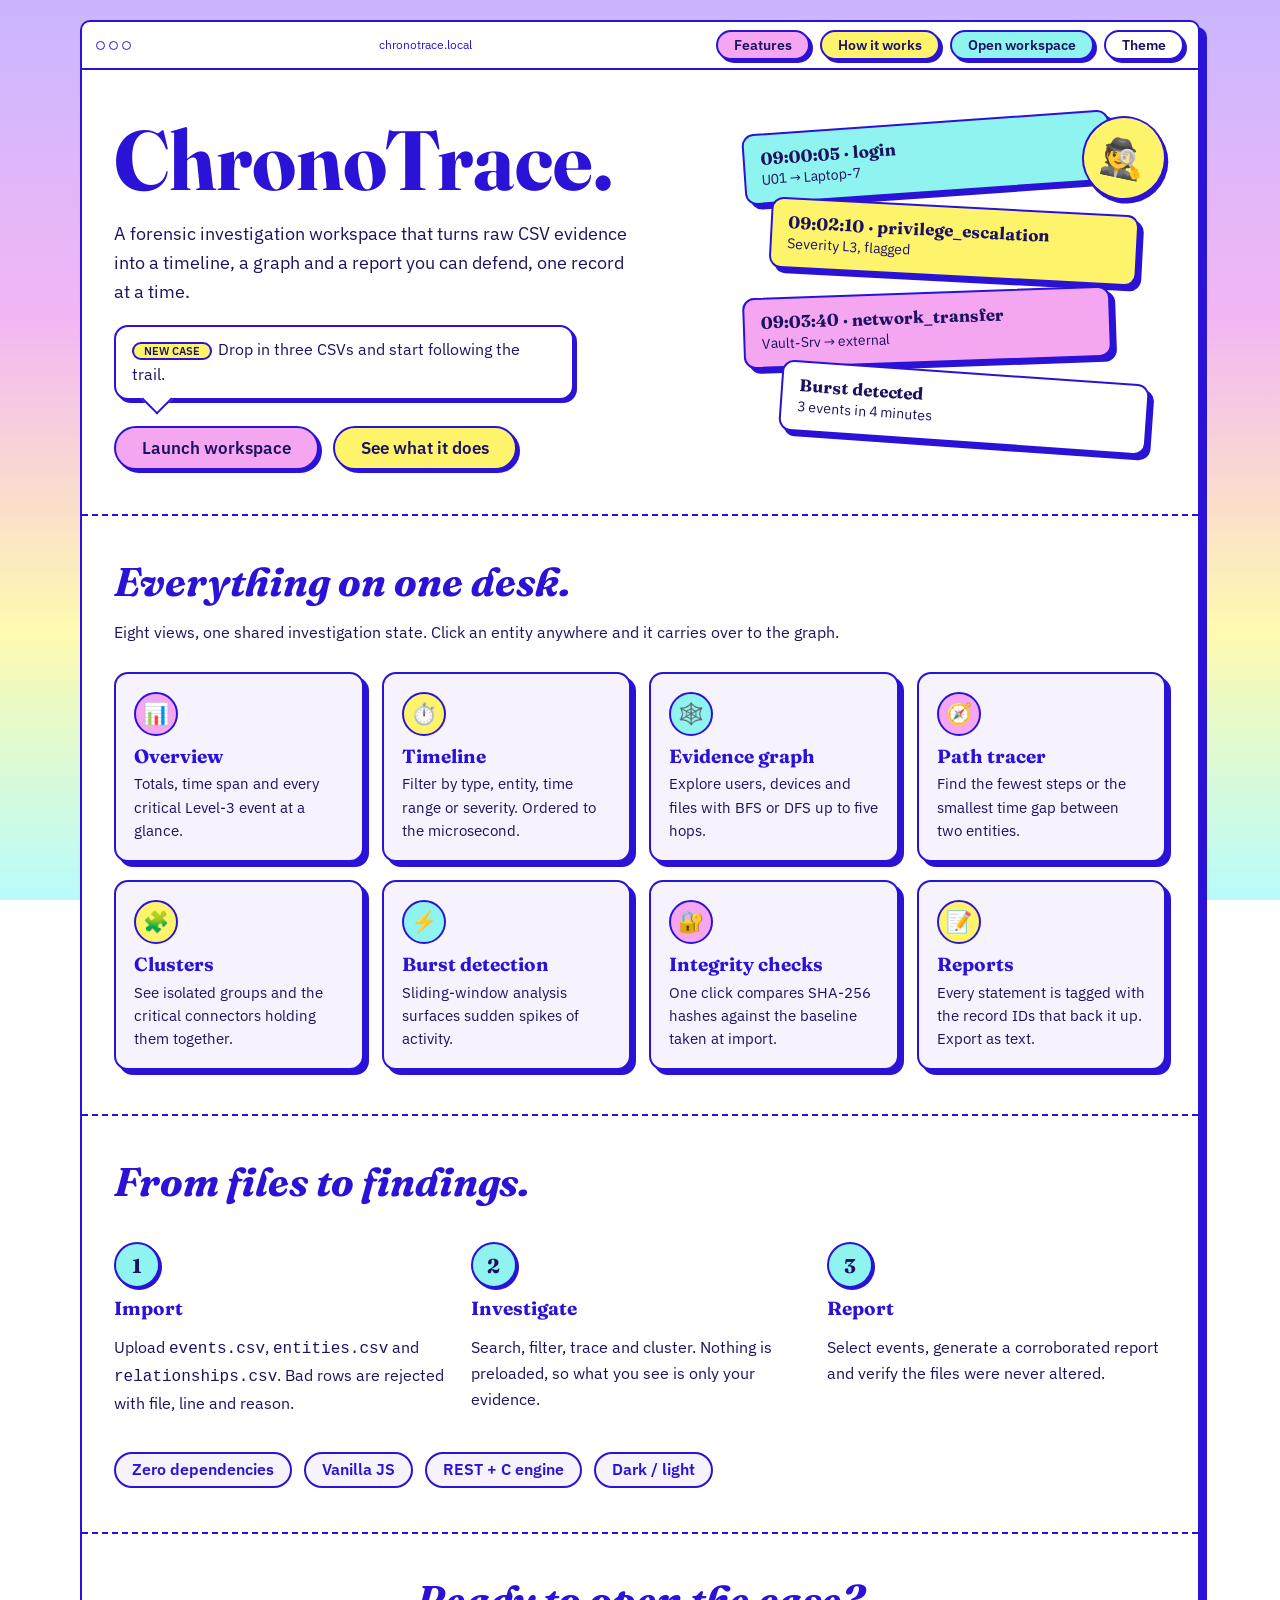
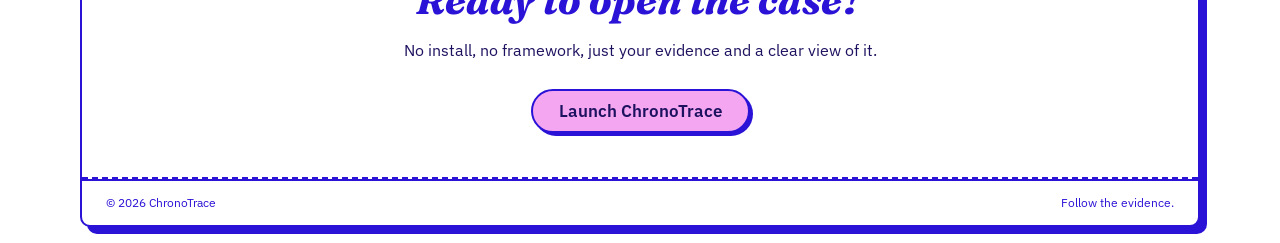
<file: frontend/landing.html>
<!DOCTYPE html>
<html lang="en"><head><meta charset="utf-8">
<meta name="viewport" content="width=device-width, initial-scale=1, viewport-fit=cover">
<title>ChronoTrace — follow the evidence</title>
<link href="https://fonts.googleapis.com/css2?family=Fraunces:ital,opsz,wght@0,9..144,500;0,9..144,700;1,9..144,700&family=IBM+Plex+Sans:wght@400;500;600&display=swap" rel="stylesheet">
<style>
:root{--ink:#2a12d6;--paper:#fff;--soft:#f6f3ff;--txt:#1d1260;--pk:#f4a6f0;--yl:#fdf46b;--cy:#8ff3f0;--g1:#c9b6ff;--g2:#f3b6f5;--g3:#fffab0;--g4:#b8fbfb;box-sizing:border-box;padding-top:env(safe-area-inset-top,0px);padding-bottom:env(safe-area-inset-bottom,0px)}
@media (prefers-color-scheme:dark){:root:not([data-theme=light]){--ink:#a99bff;--paper:#1b1546;--soft:#261d5e;--txt:#ece8ff;--g1:#2a1b78;--g2:#4a1f6e;--g3:#3b2f66;--g4:#143e5c}}
:root[data-theme=dark]{--ink:#a99bff;--paper:#1b1546;--soft:#261d5e;--txt:#ece8ff;--g1:#2a1b78;--g2:#4a1f6e;--g3:#3b2f66;--g4:#143e5c}
*{box-sizing:border-box}html{scroll-behavior:smooth;scroll-padding-top:env(safe-area-inset-top,0px)}
body{margin:0;font:16px/1.6 'IBM Plex Sans',sans-serif;color:var(--txt);background:linear-gradient(180deg,var(--g1),var(--g2) 35%,var(--g3) 70%,var(--g4));background-attachment:fixed;padding:20px}
h1,h2,h3{font-family:Fraunces,Georgia,serif;margin:0;color:var(--ink);line-height:1.1}
h1{font-size:clamp(42px,8vw,84px);font-weight:700}h2{font-size:clamp(28px,4vw,40px);font-style:italic}h3{font-size:19px}
.win{max-width:1120px;margin:auto;background:var(--paper);border:2px solid var(--ink);border-radius:10px;box-shadow:7px 7px 0 var(--ink);overflow:hidden}
.bar{display:flex;align-items:center;gap:10px;padding:8px 14px;border-bottom:2px solid var(--ink);flex-wrap:wrap}
.dots i{display:inline-block;width:9px;height:9px;border:1.5px solid var(--ink);border-radius:50%;margin-right:4px}
.url{flex:1;text-align:center;font-size:12px;color:var(--ink);min-width:100px}
.pill{display:inline-block;font:600 14px 'IBM Plex Sans';color:#1d1260;text-decoration:none;border:2px solid var(--ink);border-radius:99px;padding:4px 16px;background:var(--pk);cursor:pointer;box-shadow:3px 3px 0 var(--ink);transition:.1s}
.pill:hover{transform:translate(2px,2px);box-shadow:1px 1px 0 var(--ink)}.pill.y{background:var(--yl)}.pill.c{background:var(--cy)}
.pill.big{font-size:17px;padding:9px 26px}
section{padding:44px 32px;border-bottom:2px dashed var(--ink)}section:last-child{border:0}
.hero{display:grid;grid-template-columns:1.1fr .9fr;gap:30px;align-items:center}
@media(max-width:800px){.hero{grid-template-columns:1fr}section{padding:34px 20px}}
.hero p.sub{font-size:18px;max-width:520px;margin:14px 0}
.bubble{border:2px solid var(--ink);border-radius:14px;padding:10px 16px;margin:18px 0;background:var(--paper);box-shadow:3px 3px 0 var(--ink);max-width:460px;position:relative}
.bubble:after{content:"";position:absolute;left:30px;bottom:-12px;width:20px;height:20px;background:var(--paper);border:2px solid var(--ink);border-top:0;border-left:0;transform:rotate(45deg)}
.tag{display:inline-block;background:var(--yl);color:#1d1260;border:2px solid var(--ink);border-radius:99px;padding:0 10px;font:600 11px 'IBM Plex Sans';margin-right:6px}
.ctas{display:flex;gap:14px;flex-wrap:wrap;margin-top:26px}
/* desk stack of evidence cards */
.desk{position:relative;height:340px}
.ev{position:absolute;left:8%;width:80%;border:2px solid var(--ink);border-radius:12px;padding:12px 16px;box-shadow:5px 5px 0 var(--ink);color:#1d1260;font-size:14px}
.ev b{font:700 17px Fraunces,serif;display:block}
.e1{top:0;background:var(--cy);transform:rotate(-4deg)}.e2{top:84px;background:var(--yl);transform:rotate(3deg);left:14%}
.e3{top:170px;background:var(--pk);transform:rotate(-2deg)}.e4{top:250px;background:var(--paper);color:var(--txt);transform:rotate(4deg);left:16%}
.sticker{position:absolute;right:0;top:-6px;width:84px;height:84px;border-radius:50%;background:var(--yl);border:2px solid var(--ink);display:grid;place-items:center;font-size:36px;box-shadow:3px 3px 0 var(--ink);transform:rotate(12deg);z-index:2}
.grid{display:grid;gap:18px;grid-template-columns:repeat(auto-fit,minmax(230px,1fr));margin-top:26px}
.card{background:var(--soft);border:2px solid var(--ink);border-radius:14px;padding:18px;box-shadow:5px 5px 0 var(--ink)}
.card p{margin:6px 0 0;font-size:14.5px}
.ic{width:44px;height:44px;border-radius:50%;border:2px solid var(--ink);display:grid;place-items:center;font-size:21px;background:var(--pk);margin-bottom:10px}
.card:nth-child(3n+2) .ic{background:var(--yl)}.card:nth-child(3n) .ic{background:var(--cy)}
.steps{counter-reset:s;display:grid;gap:18px;grid-template-columns:repeat(auto-fit,minmax(230px,1fr));margin-top:26px}
.step{position:relative;padding-top:12px}
.step:before{counter-increment:s;content:counter(s);display:grid;place-items:center;width:42px;height:42px;border-radius:50%;background:var(--cy);color:#1d1260;border:2px solid var(--ink);font:700 20px Fraunces,serif;box-shadow:2px 2px 0 var(--ink);margin-bottom:10px}
.stats{display:flex;gap:12px;flex-wrap:wrap;margin-top:20px}
.stats span{border:2px solid var(--ink);border-radius:99px;padding:3px 16px;font-weight:600;color:var(--ink);background:var(--soft)}
.cta{text-align:center}.cta h2{margin-bottom:12px}
footer{display:flex;justify-content:space-between;flex-wrap:wrap;gap:8px;padding:12px 24px;font-size:12px;color:var(--ink);border-top:2px solid var(--ink)}
button.pill{font-family:inherit}
</style></head><body>
<div class="win">
<div class="bar"><span class="dots"><i></i><i></i><i></i></span><span class="url">chronotrace.local</span>
<a class="pill" href="#features">Features</a><a class="pill y" href="#how">How it works</a><a class="pill c" href="/">Open workspace</a>
<button class="pill" id="th" style="background:var(--paper)">Theme</button></div>

<section class="hero">
<div>
<h1>ChronoTrace.</h1>
<p class="sub">A forensic investigation workspace that turns raw CSV evidence into a timeline, a graph and a report you can defend, one record at a time.</p>
<div class="bubble"><span class="tag">NEW CASE</span>Drop in three CSVs and start following the trail.</div>
<div class="ctas"><a class="pill big" href="/">Launch workspace</a><a class="pill big y" href="#features">See what it does</a></div>
</div>
<div class="desk" aria-hidden="true"><div class="sticker">🕵️</div>
<div class="ev e1"><b>09:00:05 · login</b>U01 → Laptop-7</div>
<div class="ev e2"><b>09:02:10 · privilege_escalation</b>Severity L3, flagged</div>
<div class="ev e3"><b>09:03:40 · network_transfer</b>Vault-Srv → external</div>
<div class="ev e4"><b>Burst detected</b>3 events in 4 minutes</div></div>
</section>

<section id="features">
<h2>Everything on one desk.</h2>
<p>Eight views, one shared investigation state. Click an entity anywhere and it carries over to the graph.</p>
<div class="grid">
<div class="card"><div class="ic">📊</div><h3>Overview</h3><p>Totals, time span and every critical Level-3 event at a glance.</p></div>
<div class="card"><div class="ic">⏱️</div><h3>Timeline</h3><p>Filter by type, entity, time range or severity. Ordered to the microsecond.</p></div>
<div class="card"><div class="ic">🕸️</div><h3>Evidence graph</h3><p>Explore users, devices and files with BFS or DFS up to five hops.</p></div>
<div class="card"><div class="ic">🧭</div><h3>Path tracer</h3><p>Find the fewest steps or the smallest time gap between two entities.</p></div>
<div class="card"><div class="ic">🧩</div><h3>Clusters</h3><p>See isolated groups and the critical connectors holding them together.</p></div>
<div class="card"><div class="ic">⚡</div><h3>Burst detection</h3><p>Sliding-window analysis surfaces sudden spikes of activity.</p></div>
<div class="card"><div class="ic">🔐</div><h3>Integrity checks</h3><p>One click compares SHA-256 hashes against the baseline taken at import.</p></div>
<div class="card"><div class="ic">📝</div><h3>Reports</h3><p>Every statement is tagged with the record IDs that back it up. Export as text.</p></div>
</div></section>

<section id="how">
<h2>From files to findings.</h2>
<div class="steps">
<div class="step"><h3>Import</h3><p>Upload <code>events.csv</code>, <code>entities.csv</code> and <code>relationships.csv</code>. Bad rows are rejected with file, line and reason.</p></div>
<div class="step"><h3>Investigate</h3><p>Search, filter, trace and cluster. Nothing is preloaded, so what you see is only your evidence.</p></div>
<div class="step"><h3>Report</h3><p>Select events, generate a corroborated report and verify the files were never altered.</p></div>
</div>
<div class="stats"><span>Zero dependencies</span><span>Vanilla JS</span><span>REST + C engine</span><span>Dark / light</span></div>
</section>

<section class="cta">
<h2>Ready to open the case?</h2>
<p>No install, no framework, just your evidence and a clear view of it.</p>
<div class="ctas" style="justify-content:center"><a class="pill big" href="/">Launch ChronoTrace</a></div>
</section>
<footer><span>© 2026 ChronoTrace</span><span>Follow the evidence.</span></footer>
</div>
<script>
document.getElementById('th').onclick=()=>{const r=document.documentElement,d=r.dataset.theme=='dark'||(!r.dataset.theme&&matchMedia('(prefers-color-scheme:dark)').matches);r.dataset.theme=d?'light':'dark'}
</script></body></html>
</file>
